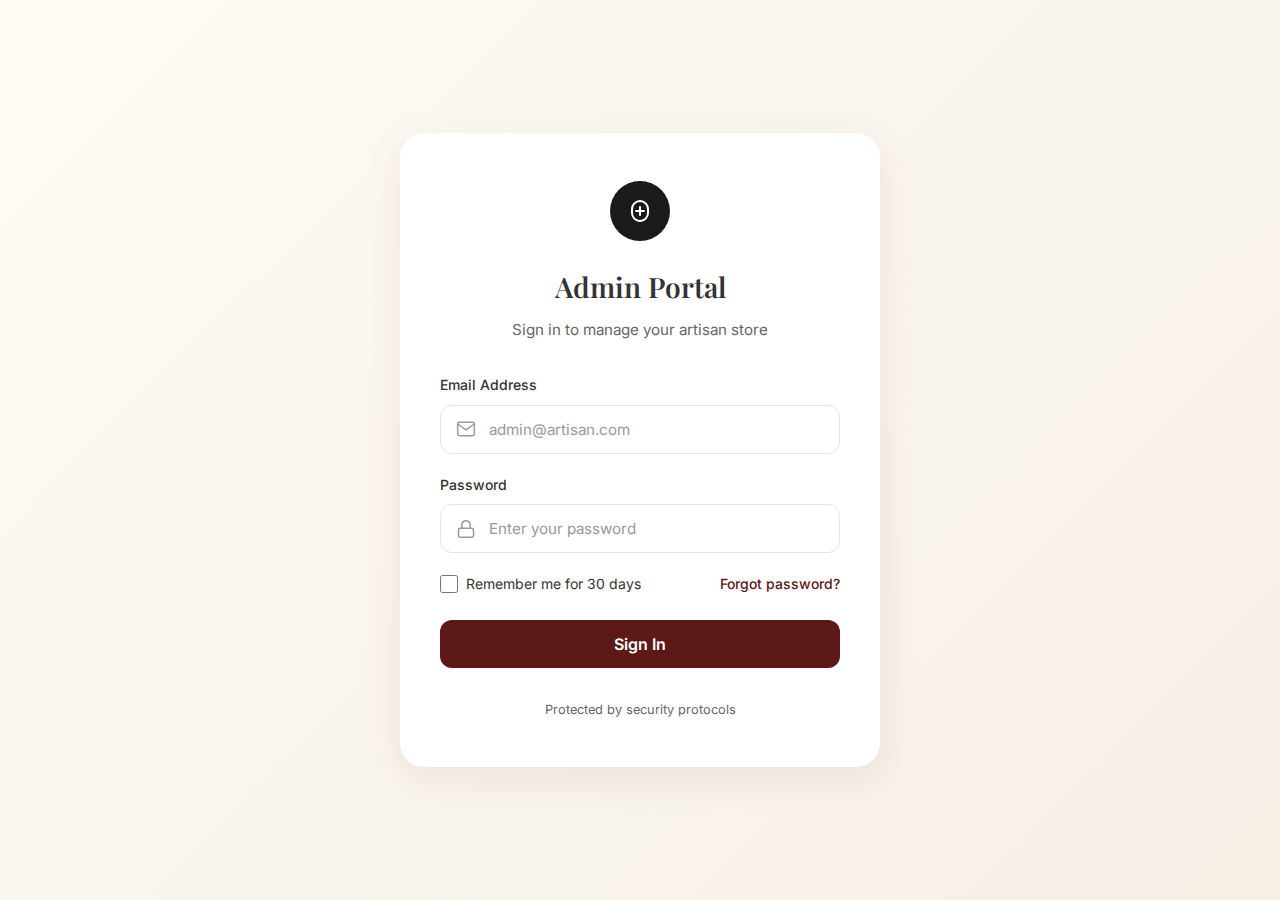
<file: artisan-login.html>
<!DOCTYPE html>
<html lang="en">

<head>
    <meta charset="UTF-8">
    <meta name="viewport" content="width=device-width, initial-scale=1.0">
    <title>Admin Portal - Artisan Hub</title>
    <meta name="description" content="Sign in to manage your artisan store">

    <!-- Fonts -->
    <link rel="preconnect" href="https://fonts.googleapis.com">
    <link rel="preconnect" href="https://fonts.gstatic.com" crossorigin>
    <link
        href="https://fonts.googleapis.com/css2?family=Inter:wght@300;400;500;600;700&family=Playfair+Display:ital,wght@0,400;0,600;0,700;1,400&display=swap"
        rel="stylesheet">

    <!-- Styles -->
    <link rel="stylesheet" href="css/styles.css">
    <link rel="stylesheet" href="css/login.css">
</head>

<body class="auth-page">
    <div class="auth-container">
        <div class="auth-card">
            <!-- Logo/Icon -->
            <div class="auth-icon">
                <svg width="60" height="60" viewBox="0 0 60 60" fill="none" xmlns="http://www.w3.org/2000/svg">
                    <circle cx="30" cy="30" r="30" fill="#1a1a1a" />
                    <path
                        d="M30 20C25.5817 20 22 23.5817 22 28V32C22 36.4183 25.5817 40 30 40C34.4183 40 38 36.4183 38 32V28C38 23.5817 34.4183 20 30 20Z"
                        stroke="white" stroke-width="2" stroke-linecap="round" stroke-linejoin="round" />
                    <path d="M30 26V34" stroke="white" stroke-width="2" stroke-linecap="round"
                        stroke-linejoin="round" />
                    <path d="M26 30H34" stroke="white" stroke-width="2" stroke-linecap="round"
                        stroke-linejoin="round" />
                </svg>
            </div>

            <!-- Welcome Text -->
            <h1 class="auth-title">Admin Portal</h1>
            <p class="auth-subtitle">Sign in to manage your artisan store</p>

            <!-- Login Form -->
            <form class="auth-form" id="adminLoginForm">
                <div class="form-group">
                    <label for="email" class="form-label">Email Address</label>
                    <div class="input-wrapper">
                        <svg class="input-icon" width="20" height="20" viewBox="0 0 20 20" fill="none"
                            xmlns="http://www.w3.org/2000/svg">
                            <path
                                d="M3.33333 3.33334H16.6667C17.5833 3.33334 18.3333 4.08334 18.3333 5.00001V15C18.3333 15.9167 17.5833 16.6667 16.6667 16.6667H3.33333C2.41667 16.6667 1.66667 15.9167 1.66667 15V5.00001C1.66667 4.08334 2.41667 3.33334 3.33333 3.33334Z"
                                stroke="#999" stroke-width="1.5" stroke-linecap="round" stroke-linejoin="round" />
                            <path d="M18.3333 5L10 10.8333L1.66667 5" stroke="#999" stroke-width="1.5"
                                stroke-linecap="round" stroke-linejoin="round" />
                        </svg>
                        <input type="email" id="email" class="form-input" placeholder="admin@artisan.com" required>
                    </div>
                </div>

                <div class="form-group">
                    <label for="password" class="form-label">Password</label>
                    <div class="input-wrapper">
                        <svg class="input-icon" width="20" height="20" viewBox="0 0 20 20" fill="none"
                            xmlns="http://www.w3.org/2000/svg">
                            <path
                                d="M15.8333 9.16667H4.16667C3.24619 9.16667 2.5 9.91286 2.5 10.8333V16.6667C2.5 17.5871 3.24619 18.3333 4.16667 18.3333H15.8333C16.7538 18.3333 17.5 17.5871 17.5 16.6667V10.8333C17.5 9.91286 16.7538 9.16667 15.8333 9.16667Z"
                                stroke="#999" stroke-width="1.5" stroke-linecap="round" stroke-linejoin="round" />
                            <path
                                d="M5.83333 9.16667V5.83333C5.83333 4.72826 6.27232 3.66846 7.05372 2.88706C7.83512 2.10565 8.89493 1.66667 10 1.66667C11.1051 1.66667 12.1649 2.10565 12.9463 2.88706C13.7277 3.66846 14.1667 4.72826 14.1667 5.83333V9.16667"
                                stroke="#999" stroke-width="1.5" stroke-linecap="round" stroke-linejoin="round" />
                        </svg>
                        <input type="password" id="password" class="form-input" placeholder="Enter your password"
                            required>
                    </div>
                </div>

                <div class="form-options">
                    <label class="checkbox-label">
                        <input type="checkbox" id="remember">
                        <span class="checkbox-text">Remember me for 30 days</span>
                    </label>
                    <a href="#" class="forgot-link">Forgot password?</a>
                </div>

                <button type="submit" class="submit-btn">Sign In</button>
            </form>

            <!-- Security Notice -->
            <p class="auth-terms" style="margin-top: 2rem;">
                Protected by security protocols
            </p>
        </div>
    </div>

    <script src="js/artisan-login.js"></script>
</body>

</html>
</file>
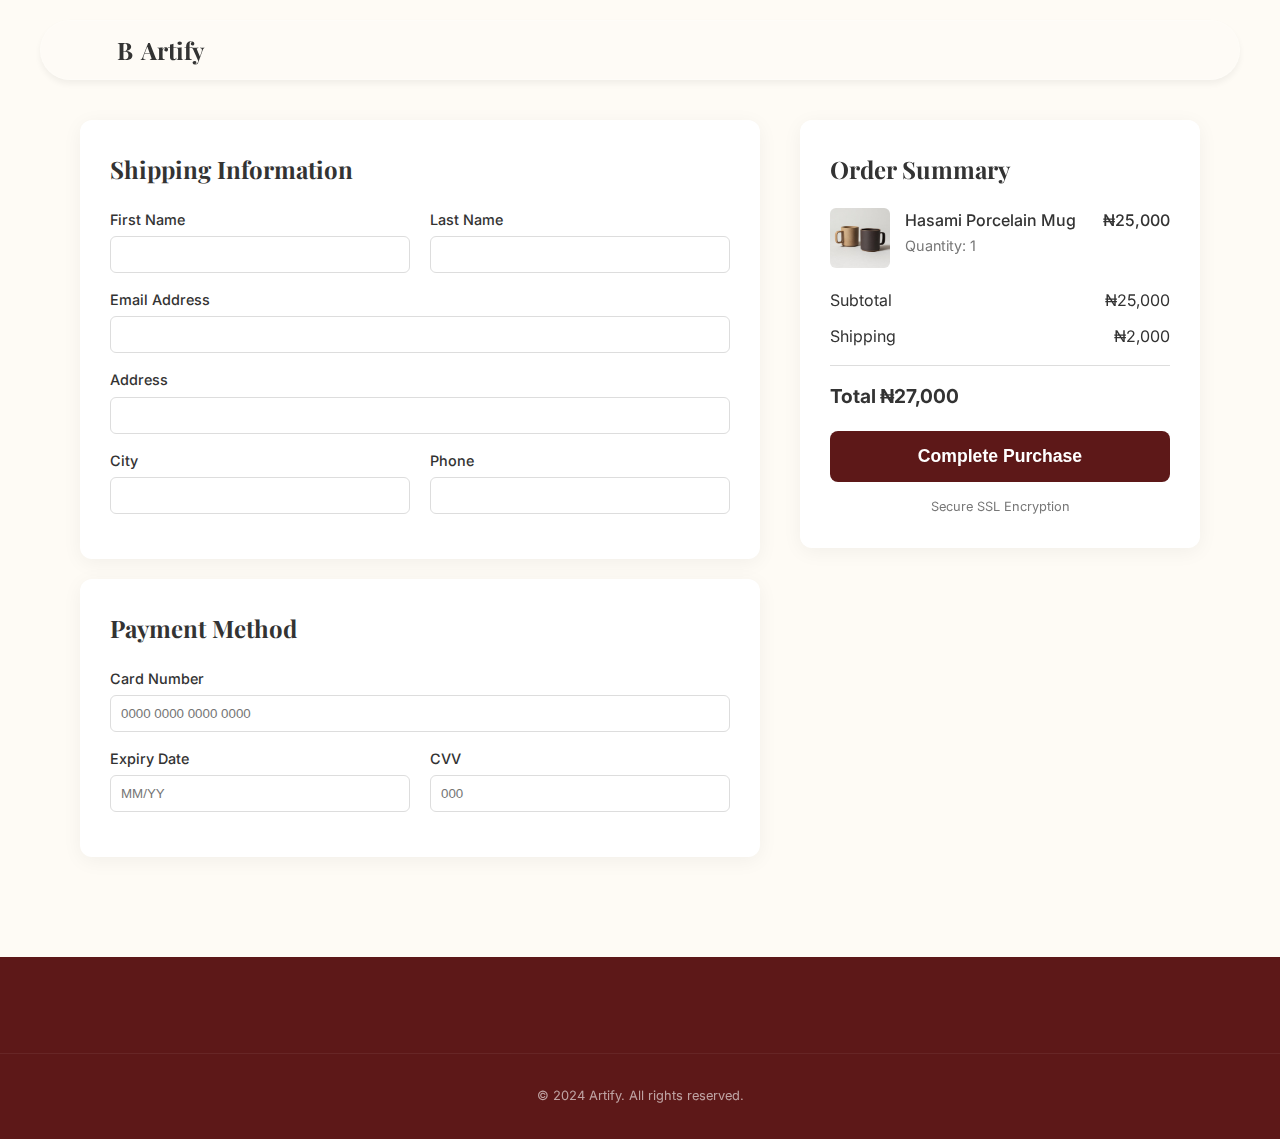
<file: checkout.html>
<!DOCTYPE html>
<html lang="en">

<head>
    <meta charset="UTF-8">
    <meta name="viewport" content="width=device-width, initial-scale=1.0">
    <title>Checkout - Artify</title>
    <link rel="preconnect" href="https://fonts.googleapis.com">
    <link rel="preconnect" href="https://fonts.gstatic.com" crossorigin>
    <link
        href="https://fonts.googleapis.com/css2?family=Inter:wght@400;500;600&family=Playfair+Display:ital,wght@0,400;0,600;0,700;1,400&display=swap"
        rel="stylesheet">
    <link rel="stylesheet" href="css/styles.css">
    <style>
        .checkout-grid {
            display: grid;
            grid-template-columns: 1fr 400px;
            gap: 40px;
            margin-top: 120px;
            margin-bottom: 80px;
        }

        .checkout-section {
            background: #fff;
            padding: 30px;
            border-radius: 12px;
            box-shadow: 0 4px 20px rgba(0, 0, 0, 0.05);
            margin-bottom: 20px;
        }

        .checkout-section h2 {
            font-family: var(--font-heading);
            margin-bottom: 20px;
            font-size: 1.5rem;
        }

        .form-row {
            display: grid;
            grid-template-columns: 1fr 1fr;
            gap: 20px;
        }

        .form-group {
            margin-bottom: 15px;
        }

        .form-label {
            display: block;
            margin-bottom: 5px;
            font-weight: 500;
            font-size: 0.9rem;
        }

        .form-input {
            width: 100%;
            padding: 10px;
            border: 1px solid #ddd;
            border-radius: 6px;
        }

        .order-summary {
            position: sticky;
            top: 100px;
        }

        .summary-item {
            display: flex;
            justify-content: space-between;
            margin-bottom: 10px;
        }

        .summary-total {
            border-top: 1px solid #ddd;
            margin-top: 15px;
            padding-top: 15px;
            font-weight: 700;
            font-size: 1.2rem;
        }

        .place-order-btn {
            width: 100%;
            background: var(--primary-color);
            color: #fff;
            padding: 15px;
            border: none;
            border-radius: 8px;
            font-weight: 600;
            font-size: 1.1rem;
            cursor: pointer;
            margin-top: 20px;
            transition: background 0.3s;
        }

        .place-order-btn:hover {
            background: var(--primary-dark);
        }

        .product-mini {
            display: flex;
            gap: 15px;
            margin-bottom: 15px;
        }

        .product-mini img {
            width: 60px;
            height: 60px;
            object-fit: cover;
            border-radius: 6px;
        }
    </style>
</head>

<body>
    <header class="header">
        <div class="container header-container">
            <a href="index.html" class="logo">
                <span class="logo-b">B</span> Artify
            </a>
        </div>
    </header>

    <main class="container">
        <form id="checkoutForm" class="checkout-grid">
            <div class="checkout-left">
                <div class="checkout-section">
                    <h2>Shipping Information</h2>
                    <div class="form-row">
                        <div class="form-group">
                            <label class="form-label">First Name</label>
                            <input type="text" id="firstName" class="form-input" required>
                        </div>
                        <div class="form-group">
                            <label class="form-label">Last Name</label>
                            <input type="text" id="lastName" class="form-input" required>
                        </div>
                    </div>
                    <div class="form-group">
                        <label class="form-label">Email Address</label>
                        <input type="email" id="email" class="form-input" required>
                    </div>
                    <div class="form-group">
                        <label class="form-label">Address</label>
                        <input type="text" id="address" class="form-input" required>
                    </div>
                    <div class="form-row">
                        <div class="form-group">
                            <label class="form-label">City</label>
                            <input type="text" id="city" class="form-input" required>
                        </div>
                        <div class="form-group">
                            <label class="form-label">Phone</label>
                            <input type="tel" id="phone" class="form-input" required>
                        </div>
                    </div>
                </div>

                <div class="checkout-section">
                    <h2>Payment Method</h2>
                    <div class="form-group">
                        <label class="form-label">Card Number</label>
                        <input type="text" class="form-input" placeholder="0000 0000 0000 0000" id="cardNumber">
                    </div>
                    <div class="form-row">
                        <div class="form-group">
                            <label class="form-label">Expiry Date</label>
                            <input type="text" class="form-input" placeholder="MM/YY">
                        </div>
                        <div class="form-group">
                            <label class="form-label">CVV</label>
                            <input type="text" class="form-input" placeholder="000">
                        </div>
                    </div>
                </div>
            </div>

            <div class="checkout-right">
                <div class="checkout-section order-summary">
                    <h2>Order Summary</h2>
                    <div id="checkoutItems">
                        <!-- Loaded dynamically or static for demo -->
                        <div class="product-mini">
                            <img src="assets/image/product_img/hasami_porcelain_mug.jpeg" alt="Product">
                            <div>
                                <p style="font-weight: 500;">Hasami Porcelain Mug</p>
                                <p style="font-size: 0.9rem; color: #777;">Quantity: 1</p>
                            </div>
                            <p style="margin-left: auto; font-weight: 500;">₦25,000</p>
                        </div>
                    </div>

                    <div class="summary-item" style="margin-top: 20px;">
                        <span>Subtotal</span>
                        <span id="subtotal">₦25,000</span>
                    </div>
                    <div class="summary-item">
                        <span>Shipping</span>
                        <span>₦2,000</span>
                    </div>
                    <div class="summary-total">
                        <span>Total</span>
                        <span id="grandTotal">₦27,000</span>
                    </div>

                    <button type="submit" class="place-order-btn">Complete Purchase</button>
                    <p style="text-align: center; margin-top: 15px; font-size: 0.8rem; color: #777;">
                        Secure SSL Encryption
                    </p>
                </div>
            </div>
        </form>
    </main>

    <footer class="footer">
        <div class="footer-bottom">
            <p>&copy; 2024 Artify. All rights reserved.</p>
        </div>
    </footer>

    <script src="js/n8n-webhooks.js"></script>
    <script>
        document.addEventListener('DOMContentLoaded', () => {
            // Fill from session if available
            const userName = sessionStorage.getItem('userName');
            const userEmail = sessionStorage.getItem('userEmail');
            if (userName) {
                const names = userName.split(' ');
                document.getElementById('firstName').value = names[0] || '';
                document.getElementById('lastName').value = names.slice(1).join(' ') || '';
            }
            if (userEmail) document.getElementById('email').value = userEmail;

            const checkoutForm = document.getElementById('checkoutForm');
            if (checkoutForm) {
                checkoutForm.addEventListener('submit', async (e) => {
                    e.preventDefault();

                    const orderNumber = 'ORD-' + Math.floor(100000 + Math.random() * 900000);
                    const email = document.getElementById('email').value;
                    const name = document.getElementById('firstName').value + ' ' + document.getElementById('lastName').value;

                    if (typeof N8NWebhookHandler !== 'undefined') {
                        const n8n = new N8NWebhookHandler();

                        // 1. Trigger Payment Confirmation (Simulated)
                        console.log('Confirming payment...');
                        await n8n.triggerPaymentConfirmation({
                            paymentId: Math.floor(Math.random() * 10000),
                            orderId: 101,
                            orderNumber: orderNumber,
                            amount: 27000,
                            paymentMethod: 'credit_card',
                            transactionId: 'TXN_' + Date.now(),
                            customerEmail: email,
                            customerName: name
                        });

                        // 2. Trigger Order Placed
                        console.log('Placing order...');
                        await n8n.triggerOrderPlaced({
                            orderId: 101,
                            orderNumber: orderNumber,
                            customerEmail: email,
                            customerName: name,
                            customerPhone: document.getElementById('phone').value,
                            artisanEmail: 'artisan@example.com',
                            artisanName: 'Maria Anders',
                            shopName: 'Maria Crafts',
                            items: [{ title: 'Hasami Porcelain Mug', quantity: 1, price: 25000 }],
                            totalAmount: 27000,
                            shippingAddress: document.getElementById('address').value + ', ' + document.getElementById('city').value,
                            paymentMethod: 'credit_card'
                        });

                        // 3. Trigger Inventory Update (Stock -1)
                        await n8n.triggerInventoryUpdate({
                            productId: 'hasami_mug',
                            title: 'Hasami Porcelain Mug',
                            previousStock: 10,
                            newStock: 9,
                            changeType: 'sale',
                            artisanEmail: 'artisan@example.com'
                        });

                        // 4. Check for Low Stock (Trigger alert if needed)
                        if (9 <= 5) { // Assuming threshold is 5
                            await n8n.triggerLowStockAlert({
                                productId: 'hasami_mug',
                                title: 'Hasami Porcelain Mug',
                                currentStock: 9,
                                threshold: 5,
                                artisanEmail: 'artisan@example.com',
                                artisanName: 'Maria Anders'
                            });
                        }

                        alert('Success! Your order ' + orderNumber + ' has been placed. Check your email for confirmation.');
                        window.location.href = 'index.html';
                    }
                });
            }
        });
    </script>
</body>

</html>
</file>
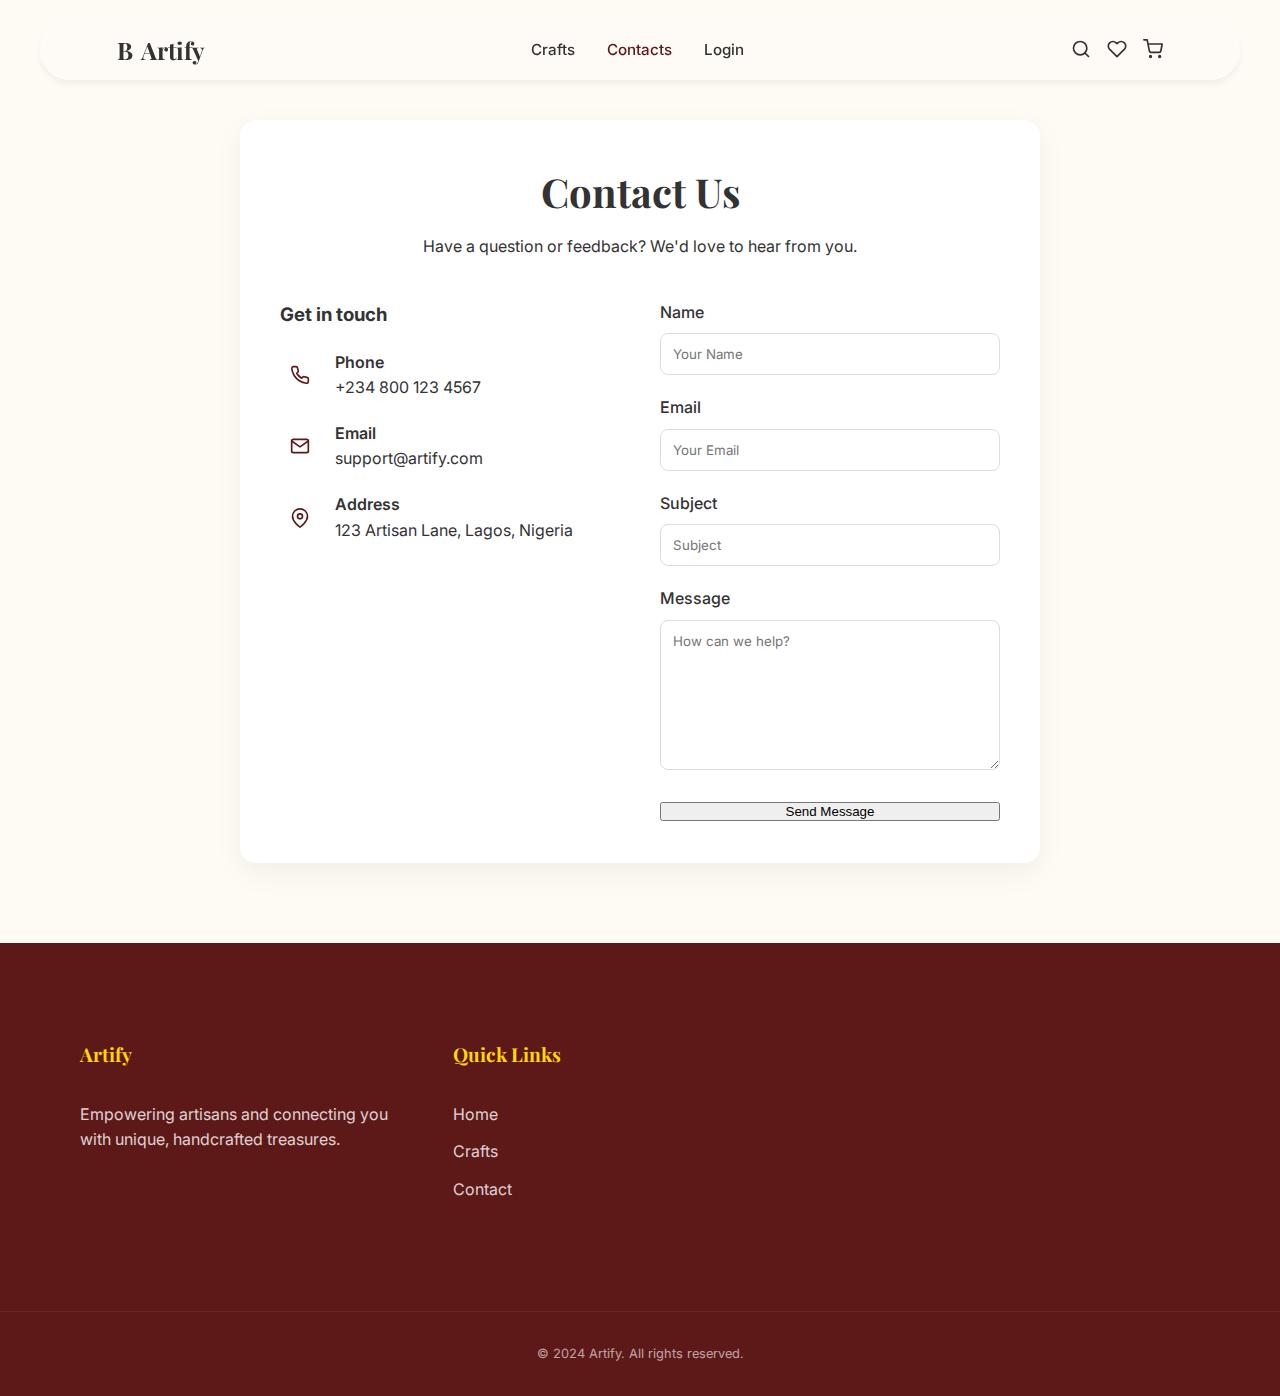
<file: contact.html>
<!DOCTYPE html>
<html lang="en">

<head>
    <meta charset="UTF-8">
    <meta name="viewport" content="width=device-width, initial-scale=1.0">
    <title>Contact Us - Artify</title>
    <link rel="preconnect" href="https://fonts.googleapis.com">
    <link rel="preconnect" href="https://fonts.gstatic.com" crossorigin>
    <link
        href="https://fonts.googleapis.com/css2?family=Inter:wght@400;500;600&family=Playfair+Display:ital,wght@0,400;0,600;0,700;1,400&display=swap"
        rel="stylesheet">
    <link rel="stylesheet" href="css/styles.css">
    <link rel="stylesheet" href="css/login-modal.css">
    <style>
        .contact-container {
            max-width: 800px;
            margin: 120px auto 80px;
            padding: 40px;
            background: #fff;
            border-radius: 16px;
            box-shadow: 0 10px 30px rgba(0, 0, 0, 0.05);
        }

        .contact-header {
            text-align: center;
            margin-bottom: 40px;
        }

        .contact-header h1 {
            font-family: var(--font-heading);
            font-size: 2.5rem;
            margin-bottom: 10px;
        }

        .contact-grid {
            display: grid;
            grid-template-columns: 1fr 1fr;
            gap: 40px;
        }

        .form-group {
            margin-bottom: 20px;
        }

        .form-label {
            display: block;
            margin-bottom: 8px;
            font-weight: 500;
        }

        .form-input,
        .form-textarea {
            width: 100%;
            padding: 12px;
            border: 1px solid #ddd;
            border-radius: 8px;
            font-family: inherit;
        }

        .form-textarea {
            min-height: 150px;
            resize: vertical;
        }

        .contact-info-item {
            display: flex;
            align-items: center;
            gap: 15px;
            margin-bottom: 20px;
        }

        .contact-info-icon {
            width: 40px;
            height: 40px;
            background: var(--primary-color-light);
            color: var(--primary-color);
            display: flex;
            align-items: center;
            justify-content: center;
            border-radius: 50%;
        }

        @media (max-width: 768px) {
            .contact-grid {
                grid-template-columns: 1fr;
            }
        }
    </style>
</head>

<body>
    <!-- Navbar (Simplified from index.html) -->
    <header class="header">
        <div class="container header-container">
            <a href="index.html" class="logo">
                <span class="logo-b">B</span> Artify
            </a>
            <nav class="nav">
                <a href="index.html#crafts" class="nav-link">Crafts</a>
                <a href="contact.html" class="nav-link active">Contacts</a>
                <a href="#" class="nav-link" id="loginLink">Login</a>
            </nav>
            <div class="header-actions">
                <button class="icon-btn" aria-label="Search">
                    <svg xmlns="http://www.w3.org/2000/svg" width="20" height="20" viewBox="0 0 24 24" fill="none"
                        stroke="currentColor" stroke-width="2" stroke-linecap="round" stroke-linejoin="round">
                        <circle cx="11" cy="11" r="8"></circle>
                        <line x1="21" y1="21" x2="16.65" y2="16.65"></line>
                    </svg>
                </button>
                <button class="icon-btn" aria-label="Wishlist">
                    <svg xmlns="http://www.w3.org/2000/svg" width="20" height="20" viewBox="0 0 24 24" fill="none"
                        stroke="currentColor" stroke-width="2" stroke-linecap="round" stroke-linejoin="round">
                        <path
                            d="M20.84 4.61a5.5 5.5 0 0 0-7.78 0L12 5.67l-1.06-1.06a5.5 5.5 0 0 0-7.78 7.78l1.06 1.06L12 21.23l7.78-7.78 1.06-1.06a5.5 5.5 0 0 0 0-7.78z">
                        </path>
                    </svg>
                </button>
                <button class="icon-btn" aria-label="Cart">
                    <svg xmlns="http://www.w3.org/2000/svg" width="20" height="20" viewBox="0 0 24 24" fill="none"
                        stroke="currentColor" stroke-width="2" stroke-linecap="round" stroke-linejoin="round">
                        <circle cx="9" cy="21" r="1"></circle>
                        <circle cx="20" cy="21" r="1"></circle>
                        <path d="M1 1h4l2.68 13.39a2 2 0 0 0 2 1.61h9.72a2 2 0 0 0 2-1.61L23 6H6"></path>
                    </svg>
                </button>
            </div>
        </div>
    </header>

    <main class="container">
        <div class="contact-container">
            <div class="contact-header">
                <h1>Contact Us</h1>
                <p>Have a question or feedback? We'd love to hear from you.</p>
            </div>

            <div class="contact-grid">
                <div class="contact-info">
                    <h3 style="margin-bottom: 20px;">Get in touch</h3>
                    <div class="contact-info-item">
                        <div class="contact-info-icon">
                            <svg xmlns="http://www.w3.org/2000/svg" width="20" height="20" viewBox="0 0 24 24"
                                fill="none" stroke="currentColor" stroke-width="2" stroke-linecap="round"
                                stroke-linejoin="round">
                                <path
                                    d="M22 16.92v3a2 2 0 0 1-2.18 2 19.79 19.79 0 0 1-8.63-3.07 19.5 19.5 0 0 1-6-6 19.79 19.79 0 0 1-3.07-8.67A2 2 0 0 1 4.11 2h3a2 2 0 0 1 2 1.72 12.84 12.84 0 0 0 .7 2.81 2 2 0 0 1-.45 2.11L8.09 9.91a16 16 0 0 0 6 6l1.27-1.27a2 2 0 0 1 2.11-.45 12.84 12.84 0 0 0 2.81.7A2 2 0 0 1 22 16.92z">
                                </path>
                            </svg>
                        </div>
                        <div>
                            <p style="font-weight: 600;">Phone</p>
                            <p>+234 800 123 4567</p>
                        </div>
                    </div>
                    <div class="contact-info-item">
                        <div class="contact-info-icon">
                            <svg xmlns="http://www.w3.org/2000/svg" width="20" height="20" viewBox="0 0 24 24"
                                fill="none" stroke="currentColor" stroke-width="2" stroke-linecap="round"
                                stroke-linejoin="round">
                                <path d="M4 4h16c1.1 0 2 .9 2 2v12c0 1.1-.9 2-2 2H4c-1.1 0-2-.9-2-2V6c0-1.1.9-2 2-2z">
                                </path>
                                <polyline points="22,6 12,13 2,6"></polyline>
                            </svg>
                        </div>
                        <div>
                            <p style="font-weight: 600;">Email</p>
                            <p>support@artify.com</p>
                        </div>
                    </div>
                    <div class="contact-info-item">
                        <div class="contact-info-icon">
                            <svg xmlns="http://www.w3.org/2000/svg" width="20" height="20" viewBox="0 0 24 24"
                                fill="none" stroke="currentColor" stroke-width="2" stroke-linecap="round"
                                stroke-linejoin="round">
                                <path d="M21 10c0 7-9 13-9 13s-9-6-9-13a9 9 0 0 1 18 0z"></path>
                                <circle cx="12" cy="10" r="3"></circle>
                            </svg>
                        </div>
                        <div>
                            <p style="font-weight: 600;">Address</p>
                            <p>123 Artisan Lane, Lagos, Nigeria</p>
                        </div>
                    </div>
                </div>

                <div class="contact-form-wrapper">
                    <form id="contactForm">
                        <div class="form-group">
                            <label for="userName" class="form-label">Name</label>
                            <input type="text" id="userName" class="form-input" placeholder="Your Name" required>
                        </div>
                        <div class="form-group">
                            <label for="userEmail" class="form-label">Email</label>
                            <input type="email" id="userEmail" class="form-input" placeholder="Your Email" required>
                        </div>
                        <div class="form-group">
                            <label for="subject" class="form-label">Subject</label>
                            <input type="text" id="subject" class="form-input" placeholder="Subject" required>
                        </div>
                        <div class="form-group">
                            <label for="message" class="form-label">Message</label>
                            <textarea id="message" class="form-textarea" placeholder="How can we help?"
                                required></textarea>
                        </div>
                        <button type="submit" class="submit-btn" style="width: 100%;">Send Message</button>
                    </form>
                </div>
            </div>
        </div>
    </main>

    <!-- Footer (Simplified) -->
    <footer class="footer">
        <div class="container footer-content">
            <div class="footer-col" style="flex: 2;">
                <h4 class="footer-title">Artify</h4>
                <p>Empowering artisans and connecting you with unique, handcrafted treasures.</p>
            </div>
            <div class="footer-col">
                <h4 class="footer-title">Quick Links</h4>
                <ul class="footer-list">
                    <li><a href="index.html">Home</a></li>
                    <li><a href="index.html#crafts">Crafts</a></li>
                    <li><a href="contact.html">Contact</a></li>
                </ul>
            </div>
        </div>
        <div class="footer-bottom">
            <p>&copy; 2024 Artify. All rights reserved.</p>
        </div>
    </footer>

    <!-- Login Modal -->
    <div class="login-modal-overlay" id="loginModal">
        <div class="login-modal">
            <button class="modal-close" id="closeModal">&times;</button>

            <div class="modal-header">
                <div class="modal-icon">
                    <svg xmlns="http://www.w3.org/2000/svg" viewBox="0 0 24 24" fill="none" stroke="currentColor"
                        stroke-width="2">
                        <path d="M20 21v-2a4 4 0 0 0-4-4H8a4 4 0 0 0-4 4v2"></path>
                        <circle cx="12" cy="7" r="4"></circle>
                    </svg>
                </div>
                <h2>Welcome to Artify</h2>
                <p>Choose how you'd like to continue</p>
            </div>

            <div class="login-options">
                <!-- Customer Login -->
                <button class="login-option-btn" onclick="window.location.href='login.html'">
                    <div class="option-icon customer">
                        <svg xmlns="http://www.w3.org/2000/svg" viewBox="0 0 24 24" fill="none" stroke="currentColor"
                            stroke-width="2">
                            <circle cx="9" cy="21" r="1"></circle>
                            <circle cx="20" cy="21" r="1"></circle>
                            <path d="M1 1h4l2.68 13.39a2 2 0 0 0 2 1.61h9.72a2 2 0 0 0 2-1.61L23 6H6"></path>
                        </svg>
                    </div>
                    <div class="option-content">
                        <h3>Customer Login</h3>
                        <p>Browse and purchase unique handcrafted items</p>
                    </div>
                    <div class="option-arrow">
                        <svg width="20" height="20" viewBox="0 0 24 24" fill="none" stroke="currentColor"
                            stroke-width="2">
                            <polyline points="9 18 15 12 9 6"></polyline>
                        </svg>
                    </div>
                </button>

                <!-- Artisan Login -->
                <button class="login-option-btn" onclick="window.location.href='artisan-login.html'">
                    <div class="option-icon artisan">
                        <svg xmlns="http://www.w3.org/2000/svg" viewBox="0 0 24 24" fill="none" stroke="currentColor"
                            stroke-width="2">
                            <path d="M12 2L2 7l10 5 10-5-10-5z"></path>
                            <path d="M2 17l10 5 10-5"></path>
                            <path d="M2 12l10 5 10-5"></path>
                        </svg>
                    </div>
                    <div class="option-content">
                        <h3>Artisan Login</h3>
                        <p>Manage your shop, products, and connect with customers</p>
                    </div>
                    <div class="option-arrow">
                        <svg width="20" height="20" viewBox="0 0 24 24" fill="none" stroke="currentColor"
                            stroke-width="2">
                            <polyline points="9 18 15 12 9 6"></polyline>
                        </svg>
                    </div>
                </button>
            </div>
        </div>
    </div>

    <script src="js/n8n-webhooks.js"></script>
    <script src="js/script.js"></script>
    <script src="js/login-modal.js"></script>
    <script>
        document.addEventListener('DOMContentLoaded', () => {
            const contactForm = document.getElementById('contactForm');
            if (contactForm) {
                contactForm.addEventListener('submit', async (e) => {
                    e.preventDefault();

                    const name = document.getElementById('userName').value;
                    const email = document.getElementById('userEmail').value;
                    const subject = document.getElementById('subject').value;
                    const message = document.getElementById('message').value;

                    if (typeof N8NWebhookHandler !== 'undefined') {
                        const n8n = new N8NWebhookHandler();
                        await n8n.triggerSupportTicket({
                            ticketId: Math.floor(Math.random() * 10000),
                            ticketNumber: 'TKT-' + Math.floor(1000 + Math.random() * 9000),
                            userEmail: email,
                            userName: name,
                            subject: subject,
                            message: message,
                            priority: 'medium'
                        });
                        alert('Message sent! Support ticket created, we will get back to you soon.');
                        contactForm.reset();
                    }
                });
            }

            // Auto-fill if logged in
            const userName = sessionStorage.getItem('userName');
            const userEmail = sessionStorage.getItem('userEmail');
            if (userName) document.getElementById('userName').value = userName;
            if (userEmail) document.getElementById('userEmail').value = userEmail;
        });
    </script>
</body>

</html>
</file>
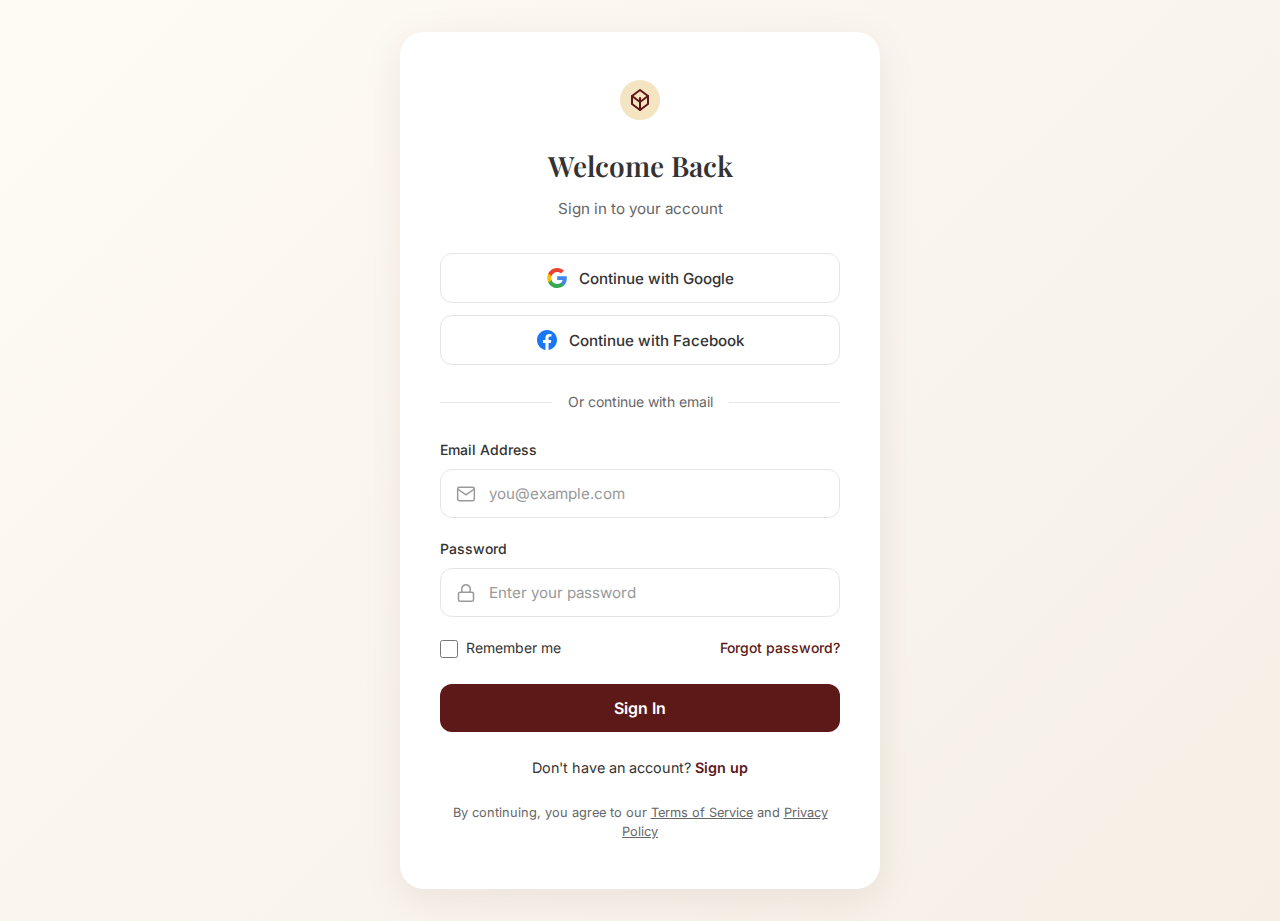
<file: login.html>
<!DOCTYPE html>
<html lang="en">

<head>
    <meta charset="UTF-8">
    <meta name="viewport" content="width=device-width, initial-scale=1.0">
    <title>Sign In - Artisan Marketplace</title>
    <meta name="description"
        content="Sign in to your Artisan Marketplace account to discover unique handcrafted products from local artisans.">

    <!-- Fonts -->
    <link rel="preconnect" href="https://fonts.googleapis.com">
    <link rel="preconnect" href="https://fonts.gstatic.com" crossorigin>
    <link
        href="https://fonts.googleapis.com/css2?family=Inter:wght@300;400;500;600;700&family=Playfair+Display:ital,wght@0,400;0,600;0,700;1,400&display=swap"
        rel="stylesheet">

    <!-- Styles -->
    <link rel="stylesheet" href="css/styles.css">
    <link rel="stylesheet" href="css/login.css">
</head>

<body class="auth-page">
    <div class="auth-container">
        <div class="auth-card">
            <!-- Logo/Icon -->
            <div class="auth-icon">
                <svg width="40" height="40" viewBox="0 0 40 40" fill="none" xmlns="http://www.w3.org/2000/svg">
                    <rect width="40" height="40" rx="20" fill="#F4E4C1" />
                    <path d="M20 10L12 16V24L20 30L28 24V16L20 10Z" stroke="#5D1818" stroke-width="2"
                        stroke-linecap="round" stroke-linejoin="round" />
                    <path d="M20 18V30" stroke="#5D1818" stroke-width="2" stroke-linecap="round"
                        stroke-linejoin="round" />
                    <path d="M12 16L20 22L28 16" stroke="#5D1818" stroke-width="2" stroke-linecap="round"
                        stroke-linejoin="round" />
                </svg>
            </div>

            <!-- Welcome Text -->
            <h1 class="auth-title">Welcome Back</h1>
            <p class="auth-subtitle">Sign in to your account</p>

            <!-- Social Login Buttons -->
            <div class="social-login">
                <button class="social-btn google-btn">
                    <svg width="20" height="20" viewBox="0 0 20 20" fill="none" xmlns="http://www.w3.org/2000/svg">
                        <path
                            d="M19.8055 10.2292C19.8055 9.55056 19.7501 8.86667 19.6306 8.19861H10.2V12.0492H15.6014C15.3773 13.2911 14.6571 14.3898 13.6025 15.0875V17.5866H16.825C18.7173 15.8449 19.8055 13.2728 19.8055 10.2292Z"
                            fill="#4285F4" />
                        <path
                            d="M10.2 20C12.9 20 15.1709 19.1045 16.8295 17.5866L13.607 15.0875C12.7027 15.6975 11.5509 16.0433 10.2045 16.0433C7.59364 16.0433 5.38091 14.2833 4.58636 11.9167H1.26364V14.4921C2.96091 17.8683 6.41909 20 10.2 20Z"
                            fill="#34A853" />
                        <path
                            d="M4.58182 11.9167C4.16545 10.6747 4.16545 9.33008 4.58182 8.08811V5.5127H1.26364C-0.154545 8.33775 -0.154545 11.6673 1.26364 14.4923L4.58182 11.9167Z"
                            fill="#FBBC04" />
                        <path
                            d="M10.2 3.95671C11.6245 3.93444 13.0027 4.47231 14.0436 5.45671L16.8909 2.60444C15.0827 0.904437 12.6827 -0.0319077 10.2 0.000314635C6.41909 0.000314635 2.96091 2.13176 1.26364 5.51267L4.58182 8.08808C5.37182 5.71671 7.58909 3.95671 10.2 3.95671Z"
                            fill="#EA4335" />
                    </svg>
                    Continue with Google
                </button>

                <button class="social-btn facebook-btn">
                    <svg width="20" height="20" viewBox="0 0 20 20" fill="none" xmlns="http://www.w3.org/2000/svg">
                        <path
                            d="M20 10C20 4.47715 15.5229 0 10 0C4.47715 0 0 4.47715 0 10C0 14.9912 3.65684 19.1283 8.4375 19.8785V12.8906H5.89844V10H8.4375V7.79688C8.4375 5.29063 9.93047 3.90625 12.2146 3.90625C13.3084 3.90625 14.4531 4.10156 14.4531 4.10156V6.5625H13.1922C11.95 6.5625 11.5625 7.3334 11.5625 8.125V10H14.3359L13.8926 12.8906H11.5625V19.8785C16.3432 19.1283 20 14.9912 20 10Z"
                            fill="#1877F2" />
                    </svg>
                    Continue with Facebook
                </button>
            </div>

            <!-- Divider -->
            <div class="divider">
                <span>Or continue with email</span>
            </div>

            <!-- Login Form -->
            <form class="auth-form" id="loginForm">
                <div class="form-group">
                    <label for="email" class="form-label">Email Address</label>
                    <div class="input-wrapper">
                        <svg class="input-icon" width="20" height="20" viewBox="0 0 20 20" fill="none"
                            xmlns="http://www.w3.org/2000/svg">
                            <path
                                d="M3.33333 3.33334H16.6667C17.5833 3.33334 18.3333 4.08334 18.3333 5.00001V15C18.3333 15.9167 17.5833 16.6667 16.6667 16.6667H3.33333C2.41667 16.6667 1.66667 15.9167 1.66667 15V5.00001C1.66667 4.08334 2.41667 3.33334 3.33333 3.33334Z"
                                stroke="#999" stroke-width="1.5" stroke-linecap="round" stroke-linejoin="round" />
                            <path d="M18.3333 5L10 10.8333L1.66667 5" stroke="#999" stroke-width="1.5"
                                stroke-linecap="round" stroke-linejoin="round" />
                        </svg>
                        <input type="email" id="email" class="form-input" placeholder="you@example.com" required>
                    </div>
                </div>

                <div class="form-group">
                    <label for="password" class="form-label">Password</label>
                    <div class="input-wrapper">
                        <svg class="input-icon" width="20" height="20" viewBox="0 0 20 20" fill="none"
                            xmlns="http://www.w3.org/2000/svg">
                            <path
                                d="M15.8333 9.16667H4.16667C3.24619 9.16667 2.5 9.91286 2.5 10.8333V16.6667C2.5 17.5871 3.24619 18.3333 4.16667 18.3333H15.8333C16.7538 18.3333 17.5 17.5871 17.5 16.6667V10.8333C17.5 9.91286 16.7538 9.16667 15.8333 9.16667Z"
                                stroke="#999" stroke-width="1.5" stroke-linecap="round" stroke-linejoin="round" />
                            <path
                                d="M5.83333 9.16667V5.83333C5.83333 4.72826 6.27232 3.66846 7.05372 2.88706C7.83512 2.10565 8.89493 1.66667 10 1.66667C11.1051 1.66667 12.1649 2.10565 12.9463 2.88706C13.7277 3.66846 14.1667 4.72826 14.1667 5.83333V9.16667"
                                stroke="#999" stroke-width="1.5" stroke-linecap="round" stroke-linejoin="round" />
                        </svg>
                        <input type="password" id="password" class="form-input" placeholder="Enter your password"
                            required>
                    </div>
                </div>

                <div class="form-options">
                    <label class="checkbox-label">
                        <input type="checkbox" id="remember">
                        <span class="checkbox-text">Remember me</span>
                    </label>
                    <a href="#" class="forgot-link">Forgot password?</a>
                </div>

                <button type="submit" class="submit-btn">Sign In</button>
            </form>

            <!-- Sign Up Link -->
            <p class="auth-footer">
                Don't have an account? <a href="signup.html" class="auth-link">Sign up</a>
            </p>

            <!-- Terms -->
            <p class="auth-terms">
                By continuing, you agree to our <a href="#">Terms of Service</a> and <a href="#">Privacy Policy</a>
            </p>
        </div>
    </div>

    <script src="js/login.js"></script>
</body>

</html>
</file>
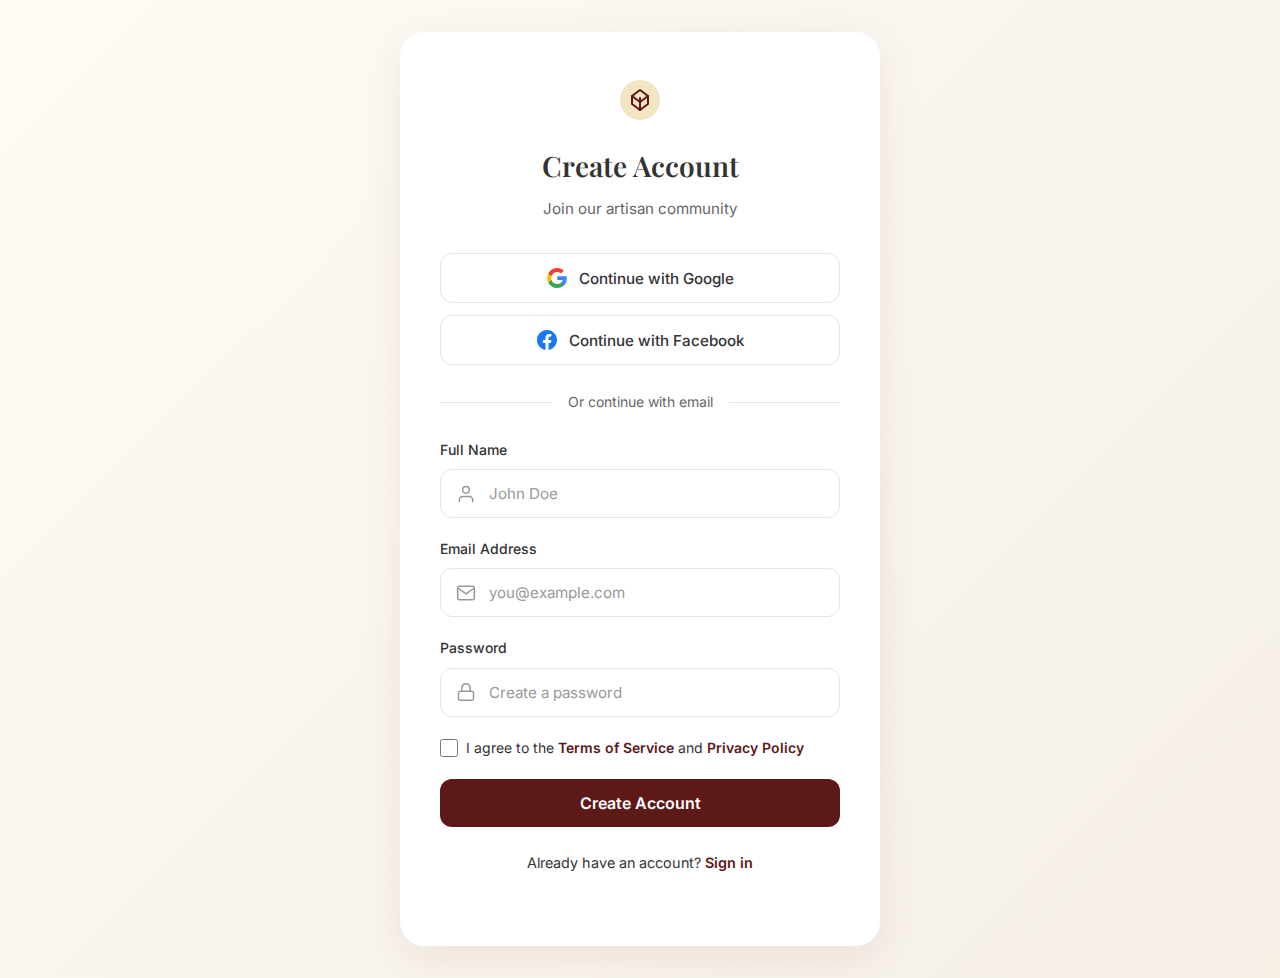
<file: signup.html>
<!DOCTYPE html>
<html lang="en">

<head>
    <meta charset="UTF-8">
    <meta name="viewport" content="width=device-width, initial-scale=1.0">
    <title>Sign Up - Artisan Marketplace</title>
    <meta name="description"
        content="Create your Artisan Marketplace account to discover unique handcrafted products from local artisans.">

    <!-- Fonts -->
    <link rel="preconnect" href="https://fonts.googleapis.com">
    <link rel="preconnect" href="https://fonts.gstatic.com" crossorigin>
    <link
        href="https://fonts.googleapis.com/css2?family=Inter:wght@300;400;500;600;700&family=Playfair+Display:ital,wght@0,400;0,600;0,700;1,400&display=swap"
        rel="stylesheet">

    <!-- Styles -->
    <link rel="stylesheet" href="css/styles.css">
    <link rel="stylesheet" href="css/login.css">
</head>

<body class="auth-page">
    <div class="auth-container">
        <div class="auth-card">
            <!-- Logo/Icon -->
            <div class="auth-icon">
                <svg width="40" height="40" viewBox="0 0 40 40" fill="none" xmlns="http://www.w3.org/2000/svg">
                    <rect width="40" height="40" rx="20" fill="#F4E4C1" />
                    <path d="M20 10L12 16V24L20 30L28 24V16L20 10Z" stroke="#5D1818" stroke-width="2"
                        stroke-linecap="round" stroke-linejoin="round" />
                    <path d="M20 18V30" stroke="#5D1818" stroke-width="2" stroke-linecap="round"
                        stroke-linejoin="round" />
                    <path d="M12 16L20 22L28 16" stroke="#5D1818" stroke-width="2" stroke-linecap="round"
                        stroke-linejoin="round" />
                </svg>
            </div>

            <!-- Welcome Text -->
            <h1 class="auth-title">Create Account</h1>
            <p class="auth-subtitle">Join our artisan community</p>

            <!-- Social Login Buttons -->
            <div class="social-login">
                <button class="social-btn google-btn">
                    <svg width="20" height="20" viewBox="0 0 20 20" fill="none" xmlns="http://www.w3.org/2000/svg">
                        <path
                            d="M19.8055 10.2292C19.8055 9.55056 19.7501 8.86667 19.6306 8.19861H10.2V12.0492H15.6014C15.3773 13.2911 14.6571 14.3898 13.6025 15.0875V17.5866H16.825C18.7173 15.8449 19.8055 13.2728 19.8055 10.2292Z"
                            fill="#4285F4" />
                        <path
                            d="M10.2 20C12.9 20 15.1709 19.1045 16.8295 17.5866L13.607 15.0875C12.7027 15.6975 11.5509 16.0433 10.2045 16.0433C7.59364 16.0433 5.38091 14.2833 4.58636 11.9167H1.26364V14.4921C2.96091 17.8683 6.41909 20 10.2 20Z"
                            fill="#34A853" />
                        <path
                            d="M4.58182 11.9167C4.16545 10.6747 4.16545 9.33008 4.58182 8.08811V5.5127H1.26364C-0.154545 8.33775 -0.154545 11.6673 1.26364 14.4923L4.58182 11.9167Z"
                            fill="#FBBC04" />
                        <path
                            d="M10.2 3.95671C11.6245 3.93444 13.0027 4.47231 14.0436 5.45671L16.8909 2.60444C15.0827 0.904437 12.6827 -0.0319077 10.2 0.000314635C6.41909 0.000314635 2.96091 2.13176 1.26364 5.51267L4.58182 8.08808C5.37182 5.71671 7.58909 3.95671 10.2 3.95671Z"
                            fill="#EA4335" />
                    </svg>
                    Continue with Google
                </button>

                <button class="social-btn facebook-btn">
                    <svg width="20" height="20" viewBox="0 0 20 20" fill="none" xmlns="http://www.w3.org/2000/svg">
                        <path
                            d="M20 10C20 4.47715 15.5229 0 10 0C4.47715 0 0 4.47715 0 10C0 14.9912 3.65684 19.1283 8.4375 19.8785V12.8906H5.89844V10H8.4375V7.79688C8.4375 5.29063 9.93047 3.90625 12.2146 3.90625C13.3084 3.90625 14.4531 4.10156 14.4531 4.10156V6.5625H13.1922C11.95 6.5625 11.5625 7.3334 11.5625 8.125V10H14.3359L13.8926 12.8906H11.5625V19.8785C16.3432 19.1283 20 14.9912 20 10Z"
                            fill="#1877F2" />
                    </svg>
                    Continue with Facebook
                </button>
            </div>

            <!-- Divider -->
            <div class="divider">
                <span>Or continue with email</span>
            </div>

            <!-- Signup Form -->
            <form class="auth-form" id="signupForm">
                <div class="form-group">
                    <label for="fullname" class="form-label">Full Name</label>
                    <div class="input-wrapper">
                        <svg class="input-icon" width="20" height="20" viewBox="0 0 20 20" fill="none"
                            xmlns="http://www.w3.org/2000/svg">
                            <path
                                d="M16.6667 17.5V15.8333C16.6667 14.9493 16.3155 14.1014 15.6904 13.4763C15.0652 12.8512 14.2174 12.5 13.3333 12.5H6.66667C5.78261 12.5 4.93477 12.8512 4.30964 13.4763C3.68452 14.1014 3.33333 14.9493 3.33333 15.8333V17.5"
                                stroke="#999" stroke-width="1.5" stroke-linecap="round" stroke-linejoin="round" />
                            <path
                                d="M10 9.16667C11.8409 9.16667 13.3333 7.67428 13.3333 5.83333C13.3333 3.99238 11.8409 2.5 10 2.5C8.15905 2.5 6.66667 3.99238 6.66667 5.83333C6.66667 7.67428 8.15905 9.16667 10 9.16667Z"
                                stroke="#999" stroke-width="1.5" stroke-linecap="round" stroke-linejoin="round" />
                        </svg>
                        <input type="text" id="fullname" class="form-input" placeholder="John Doe" required>
                    </div>
                </div>

                <div class="form-group">
                    <label for="email" class="form-label">Email Address</label>
                    <div class="input-wrapper">
                        <svg class="input-icon" width="20" height="20" viewBox="0 0 20 20" fill="none"
                            xmlns="http://www.w3.org/2000/svg">
                            <path
                                d="M3.33333 3.33334H16.6667C17.5833 3.33334 18.3333 4.08334 18.3333 5.00001V15C18.3333 15.9167 17.5833 16.6667 16.6667 16.6667H3.33333C2.41667 16.6667 1.66667 15.9167 1.66667 15V5.00001C1.66667 4.08334 2.41667 3.33334 3.33333 3.33334Z"
                                stroke="#999" stroke-width="1.5" stroke-linecap="round" stroke-linejoin="round" />
                            <path d="M18.3333 5L10 10.8333L1.66667 5" stroke="#999" stroke-width="1.5"
                                stroke-linecap="round" stroke-linejoin="round" />
                        </svg>
                        <input type="email" id="email" class="form-input" placeholder="you@example.com" required>
                    </div>
                </div>

                <div class="form-group">
                    <label for="password" class="form-label">Password</label>
                    <div class="input-wrapper">
                        <svg class="input-icon" width="20" height="20" viewBox="0 0 20 20" fill="none"
                            xmlns="http://www.w3.org/2000/svg">
                            <path
                                d="M15.8333 9.16667H4.16667C3.24619 9.16667 2.5 9.91286 2.5 10.8333V16.6667C2.5 17.5871 3.24619 18.3333 4.16667 18.3333H15.8333C16.7538 18.3333 17.5 17.5871 17.5 16.6667V10.8333C17.5 9.91286 16.7538 9.16667 15.8333 9.16667Z"
                                stroke="#999" stroke-width="1.5" stroke-linecap="round" stroke-linejoin="round" />
                            <path
                                d="M5.83333 9.16667V5.83333C5.83333 4.72826 6.27232 3.66846 7.05372 2.88706C7.83512 2.10565 8.89493 1.66667 10 1.66667C11.1051 1.66667 12.1649 2.10565 12.9463 2.88706C13.7277 3.66846 14.1667 4.72826 14.1667 5.83333V9.16667"
                                stroke="#999" stroke-width="1.5" stroke-linecap="round" stroke-linejoin="round" />
                        </svg>
                        <input type="password" id="password" class="form-input" placeholder="Create a password"
                            required>
                    </div>
                </div>

                <div class="form-group">
                    <label class="checkbox-label">
                        <input type="checkbox" id="terms" required>
                        <span class="checkbox-text">I agree to the <a href="#" class="auth-link">Terms of Service</a>
                            and <a href="#" class="auth-link">Privacy Policy</a></span>
                    </label>
                </div>

                <button type="submit" class="submit-btn">Create Account</button>
            </form>

            <!-- Sign In Link -->
            <p class="auth-footer">
                Already have an account? <a href="login.html" class="auth-link">Sign in</a>
            </p>
        </div>
    </div>

    <script src="js/signup.js"></script>
</body>

</html>
</file>
<file: css/styles.css>
/* Global Variables */
:root {
    --primary-color: #5D1818;
    /* Deep Red/Brown */
    --primary-dark: #3e1010;
    --bg-color: #FEFBF5;
    /* Cream/Off-white */
    --bg-white: #FFFFFF;
    --text-color: #333333;
    --text-muted: #666666;
    --accent-color: #D4AF37;
    /* Gold/Yellow */
    --accent-light: #FFF8E1;

    --font-heading: 'Playfair Display', serif;
    --font-body: 'Inter', sans-serif;

    --spacing-xs: 0.5rem;
    --spacing-sm: 1rem;
    --spacing-md: 2rem;
    --spacing-lg: 4rem;
    --spacing-xl: 6rem;

    --border-radius: 8px;
    --shadow-sm: 0 2px 4px rgba(0, 0, 0, 0.05);
    --shadow-md: 0 4px 12px rgba(0, 0, 0, 0.08);
}

/* Reset & Base Styles */
* {
    margin: 0;
    padding: 0;
    box-sizing: border-box;
}

body {
    font-family: var(--font-body);
    background-color: var(--bg-color);
    color: var(--text-color);
    line-height: 1.6;
}

a {
    text-decoration: none;
    color: inherit;
    transition: color 0.3s ease;
}

ul {
    list-style: none;
}

img {
    max-width: 100%;
    display: block;
}

.container {
    width: 90%;
    max-width: 1200px;
    margin: 0 auto;
    padding: 0 var(--spacing-sm);
}

/* Utilities */
.section {
    padding: var(--spacing-xl) 0;
}

.section-title {
    font-family: var(--font-heading);
    font-size: 2.5rem;
    text-align: center;
    margin-bottom: var(--spacing-xs);
    font-weight: 600;
}

.section-subtitle {
    text-align: center;
    color: var(--text-muted);
    margin-bottom: var(--spacing-lg);
    font-size: 1.1rem;
}

.btn {
    display: inline-block;
    padding: 12px 32px;
    border-radius: 30px;
    font-weight: 500;
    cursor: pointer;
    transition: all 0.3s ease;
    border: none;
    font-family: var(--font-body);
}

.btn-primary {
    background-color: var(--primary-color);
    color: white;
}

.center-btn {
    display: flex;
    justify-content: center;
    margin-top: var(--spacing-lg);
}

.btn-primary:hover {
    background-color: var(--primary-dark);
}

.btn-outline {
    border: 1px solid #ddd;
    background: transparent;
    color: var(--text-color);
    padding: 8px 24px;
    border-radius: 4px;
    /* More rectangular for specific buttons */
}

.btn-outline:hover {
    border-color: var(--primary-color);
    color: var(--primary-color);
}

.italic-serif {
    font-style: italic;
    font-family: var(--font-heading);
}

/* Header */
/* Header */
.header {
    padding: 10px 0;
    position: fixed;
    /* Fixed for sticky glass effect */
    top: 20px;
    left: 50%;
    transform: translateX(-50%);
    width: 95%;
    max-width: 1200px;
    z-index: 1000;
    background: rgba(255, 255, 255, 0.1);
    backdrop-filter: blur(10px);
    -webkit-backdrop-filter: blur(10px);
    border: 1px solid rgba(255, 255, 255, 0.2);
    border-radius: 30px;
    box-shadow: 0 4px 6px rgba(0, 0, 0, 0.05);
    transition: all 0.3s ease;
}

.header-container {
    display: flex;
    justify-content: space-between;
    align-items: center;
}

.logo {
    font-family: var(--font-heading);
    font-size: 1.5rem;
    font-weight: 700;
    display: flex;
    align-items: center;
    gap: 8px;
    color: #333333;
    /* Black text */
}

.logo-icon {
    display: flex;
    align-items: center;
    justify-content: center;
    width: 30px;
    height: 30px;
    background: #deb887;
    /* Logo color placeholder */
    color: white;
    border-radius: 50%;
    font-family: serif;
    font-style: italic;
}

.nav {
    display: flex;
    gap: var(--spacing-md);
}

.nav-link {
    font-weight: 500;
    font-size: 0.95rem;
    color: #333333;
    /* Black text */
    transition: color 0.3s;
}

.nav-link:hover,
.nav-link.active {
    color: var(--primary-color);
    /* Brown on hover/active */
}

.header-actions {
    display: flex;
    gap: var(--spacing-sm);
}

.icon-btn {
    background: none;
    border: none;
    cursor: pointer;
    color: #333333;
    /* Black icons */
}

/* Hero Section */
.hero {
    position: relative;
    height: 85vh;
    /* or generic 600px */
    width: 100%;
    background-image: url('../assets/image/herobg.jpg');
    /* Placeholder hero */
    background-size: cover;
    background-position: center;
    display: flex;
    align-items: center;
    justify-content: center;
    padding-top: 60px;
    /* Offset for header */
    overflow: hidden;
}



.hero-overlay {
    position: absolute;
    top: 0;
    left: 0;
    width: 100%;
    height: 100%;
    background: rgba(0, 0, 0, 0.4);
    /* Darken bg image slightly */
    z-index: 1;
}

.hero-content {
    position: relative;
    z-index: 2;
    text-align: center;
    color: white;
    width: 100%;
    max-width: 800px;
}

.hero-title {
    font-family: var(--font-heading);
    font-size: 4rem;
    line-height: 1.1;
    font-weight: 400;
    margin-bottom: var(--spacing-lg);
}

.hero-stats {
    display: flex;
    justify-content: center;
    gap: var(--spacing-xl);
    margin-bottom: var(--spacing-lg);
}

.stat-item {
    text-align: center;
}

.stat-number {
    display: block;
    font-size: 1.5rem;
    font-weight: 700;
    font-family: var(--font-heading);
}

.stat-label {
    font-size: 0.8rem;
    text-transform: uppercase;
    letter-spacing: 1px;
    opacity: 0.9;
}

.stat-divider {
    width: 1px;
    background: rgba(255, 255, 255, 0.5);
}

/* Search Bar in Hero */
.search-bar-container {
    background: white;
    padding: 8px 8px 8px 24px;
    border-radius: 50px;
    display: flex;
    align-items: center;
    max-width: 500px;
    margin: 0 auto;
    box-shadow: 0 4px 20px rgba(0, 0, 0, 0.2);
}

.search-input {
    border: none;
    outline: none;
    flex-grow: 1;
    font-size: 1rem;
    color: var(--text-color);
}

.search-btn {
    background: var(--primary-color);
    color: white;
    border: none;
    width: 40px;
    height: 40px;
    border-radius: 50%;
    display: flex;
    align-items: center;
    justify-content: center;
    cursor: pointer;
    transition: background 0.3s;
}

.search-btn:hover {
    background: var(--primary-dark);
}


/* Explore Section - Infinite 3D Scroll */
.explore-carousel-container {
    width: 100%;
    overflow: hidden;
    padding: 40px 0;
    perspective: 1000px;
    /* Add mask to fade edges */
    -webkit-mask-image: linear-gradient(to right, transparent, black 10%, black 90%, transparent);
    mask-image: linear-gradient(to right, transparent, black 10%, black 90%, transparent);
}

.explore-track {
    display: flex;
    gap: 30px;
    width: fit-content;
    animation: scroll 20s linear infinite;
    transform-style: preserve-3d;
}

.explore-card {
    height: 300px;
    width: 250px;
    flex-shrink: 0;
    border-radius: 16px;
    overflow: hidden;
    position: relative;
    cursor: pointer;
    box-shadow: 0 10px 30px rgba(0, 0, 0, 0.15);
    /* Standard flat card appearance inside the track */
    transform: rotateY(0deg) scale(1);
    transition: transform 0.3s;
}

/* Optional: Slight 3D tilt on hover */
.explore-card:hover {
    transform: scale(1.05) translateZ(10px);
    z-index: 10;
}

@keyframes scroll {
    0% {
        transform: translateX(0);
    }

    100% {
        transform: translateX(calc(-250px * 3 - 30px * 3));
        /* Shift by width of 3 items + gaps */
    }
}

.explore-img {
    width: 100%;
    height: 100%;
    object-fit: cover;
}

/* Products Section */
.products-grid {
    display: grid;
    grid-template-columns: repeat(3, 1fr);
    gap: var(--spacing-md);
}

/* Product detail helpers */
.size-pill {
    padding: 8px 16px;
    border-radius: 20px;
    background: #eee;
    border: none;
    font-weight: 600;
    cursor: pointer;
}

.size-pill.active {
    background: var(--primary-color);
    color: #fff;
}

.product-card {
    background: var(--bg-white);
    padding: var(--spacing-sm);
    border-radius: 16px;
    box-shadow: var(--shadow-sm);
    transition: transform 0.3s ease, box-shadow 0.3s ease;
}

.product-card:hover {
    transform: translateY(-5px);
    box-shadow: var(--shadow-md);
}

.product-image-wrapper {
    position: relative;
    height: 250px;
    border-radius: 12px;
    overflow: hidden;
    margin-bottom: var(--spacing-sm);
    background: #f0f0f0;
}

.product-img {
    width: 100%;
    height: 100%;
    object-fit: cover;
}

.wishlist-btn {
    position: absolute;
    top: 10px;
    right: 10px;
    background: white;
    border: none;
    width: 32px;
    height: 32px;
    border-radius: 50%;
    display: flex;
    align-items: center;
    justify-content: center;
    cursor: pointer;
    box-shadow: 0 2px 4px rgba(0, 0, 0, 0.1);
}

.product-info {
    padding: 0 4px;
}

.artisan-tag {
    display: flex;
    align-items: center;
    gap: 6px;
    margin-bottom: 4px;
}

.artisan-avatar {
    width: 20px;
    height: 20px;
    background: #ddd;
    border-radius: 50%;
}

.artisan-name {
    font-size: 0.75rem;
    color: var(--text-muted);
}

.product-title {
    font-family: var(--font-heading);
    font-size: 1.1rem;
    margin-bottom: 4px;
}

.product-rating {
    color: var(--accent-color);
    font-size: 0.9rem;
    margin-bottom: 8px;
}

.product-price {
    font-weight: 700;
    margin-bottom: 12px;
    font-size: 1.1rem;
}

.add-to-cart-btn {
    width: 100%;
    padding: 10px;
    background: transparent;
    border: 1px solid #eee;
    border-radius: 8px;
    cursor: pointer;
    display: flex;
    align-items: center;
    justify-content: center;
    gap: 8px;
    font-family: var(--font-body);
    font-size: 0.9rem;
    transition: all 0.3s;
}

.add-to-cart-btn:hover {
    background: var(--bg-color);
    border-color: #ddd;
}


/* Artisans Section */
.artisans-grid {
    display: grid;
    grid-template-columns: repeat(4, 1fr);
    gap: var(--spacing-md);
}

.artisan-card {
    text-align: center;
    padding: var(--spacing-md);
    background: white;
    border-radius: 16px;
    border: 1px solid #f0f0f0;
    /* Subtle border card from design */
}

.artisan-img-wrapper {
    width: 100px;
    height: 100px;
    border-radius: 50%;
    overflow: hidden;
    margin: 0 auto var(--spacing-sm);
}

.artisan-profile {
    width: 100%;
    height: 100%;
    object-fit: cover;
}

.artisan-name-lg {
    font-family: var(--font-heading);
    font-size: 1.1rem;
    margin-bottom: 4px;
}

.artisan-role {
    font-size: 0.85rem;
    color: var(--accent-color);
    text-transform: uppercase;
    font-weight: 600;
    margin-bottom: 4px;
}

.artisan-loc {
    font-size: 0.8rem;
    color: var(--text-muted);
    margin-bottom: 12px;
}

.artisan-products {
    font-size: 0.8rem;
    font-weight: 500;
    margin-bottom: 16px;
}


/* What We Do */
.what-we-do {
    background: white;
}

.features-columns {
    display: grid;
    grid-template-columns: repeat(3, 1fr);
    gap: var(--spacing-md);
    text-align: center;
}

.feature-col {
    padding: var(--spacing-md);
}

.feature-icon-box {
    width: 60px;
    height: 60px;
    border-radius: 50%;
    display: flex;
    align-items: center;
    justify-content: center;
    margin: 0 auto var(--spacing-sm);
    color: var(--accent-color);
}

.yellow-light {
    background: var(--accent-light);
}

.feature-col h3 {
    font-family: var(--font-heading);
    margin-bottom: var(--spacing-sm);
}

.feature-col p {
    color: var(--text-muted);
    font-size: 0.9rem;
}

/* Reviews */
.reviews-grid {
    display: grid;
    grid-template-columns: repeat(3, 1fr);
    gap: var(--spacing-md);
}

.review-card {
    background: var(--bg-white);
    padding: var(--spacing-md);
    border-radius: 16px;
    border: 1px solid #f5f5f5;
}

.stars {
    color: var(--accent-color);
    margin-bottom: var(--spacing-sm);
}

.review-text {
    font-style: italic;
    font-family: var(--font-heading);
    color: var(--text-color);
    margin-bottom: var(--spacing-md);
    font-size: 1.1rem;
}

.reviewer {
    display: flex;
    align-items: center;
    gap: 12px;
}

.reviewer-avatar {
    width: 40px;
    height: 40px;
    background: var(--accent-light);
    color: var(--accent-color);
    border-radius: 50%;
    display: flex;
    align-items: center;
    justify-content: center;
    font-weight: 700;
}

.reviewer-info h4 {
    font-size: 0.9rem;
}

.reviewer-info span {
    font-size: 0.75rem;
    color: var(--text-muted);
}

/* Footer */
.footer {
    background-color: var(--primary-color);
    /* Brown footer */
    color: white;
    padding-top: var(--spacing-xl);
}

.footer-content {
    display: grid;
    grid-template-columns: 1.5fr 1fr 1fr 1fr;
    gap: var(--spacing-lg);
    padding-bottom: var(--spacing-xl);
}

.footer-title {
    font-family: var(--font-heading);
    font-size: 1.2rem;
    margin-bottom: var(--spacing-md);
    color: #ffd700;
    /* Goldish text for headers in footer */
}

.footer-list li {
    margin-bottom: 12px;
}

.footer-list a {
    opacity: 0.8;
}

.footer-list a:hover {
    opacity: 1;
}

.footer-col p {
    opacity: 0.8;
    line-height: 1.6;
    margin-bottom: var(--spacing-sm);
}

.social-links {
    display: flex;
    gap: 16px;
}

.social-links a {
    width: 32px;
    height: 32px;
    background: rgba(255, 255, 255, 0.1);
    display: flex;
    align-items: center;
    justify-content: center;
    border-radius: 50%;
}

.footer-bottom {
    border-top: 1px solid rgba(255, 255, 255, 0.1);
    padding: var(--spacing-md) 0;
    text-align: center;
    font-size: 0.8rem;
    opacity: 0.6;
}

/* Responsiveness */
@media (max-width: 1024px) {
    .hero-title {
        font-size: 3rem;
    }

    .products-grid,
    .explore-grid,
    .reviews-grid,
    .features-columns {
        grid-template-columns: repeat(2, 1fr);
    }

    .artisans-grid {
        grid-template-columns: repeat(2, 1fr);
    }
}

@media (max-width: 768px) {
    .header-container {
        padding: 0 16px;
    }

    .hero-title {
        font-size: 2.5rem;
    }

    .products-grid,
    .explore-grid,
    .reviews-grid,
    .features-columns,
    .artisans-grid {
        grid-template-columns: 1fr;
    }

    .footer-content {
        grid-template-columns: 1fr;
        gap: var(--spacing-md);
    }

    .nav {
        display: none;
        /* Mobile menu to be implemented */
    }
}
</file>
<file: css/login.css>
/* Login Page Styles */

.auth-page {
    min-height: 100vh;
    display: flex;
    align-items: center;
    justify-content: center;
    background: linear-gradient(135deg, #FEFBF5 0%, #F5EFE6 100%);
    padding: 2rem 1rem;
}

.auth-container {
    width: 100%;
    max-width: 480px;
    animation: fadeInUp 0.6s ease-out;
}

@keyframes fadeInUp {
    from {
        opacity: 0;
        transform: translateY(30px);
    }

    to {
        opacity: 1;
        transform: translateY(0);
    }
}

.auth-card {
    background: white;
    border-radius: 24px;
    padding: 3rem 2.5rem;
    box-shadow: 0 10px 40px rgba(93, 24, 24, 0.08);
    text-align: center;
}

/* Logo/Icon */
.auth-icon {
    display: flex;
    justify-content: center;
    margin-bottom: 1.5rem;
    animation: scaleIn 0.5s ease-out 0.2s both;
}

@keyframes scaleIn {
    from {
        opacity: 0;
        transform: scale(0.8);
    }

    to {
        opacity: 1;
        transform: scale(1);
    }
}

/* Welcome Text */
.auth-title {
    font-family: var(--font-heading);
    font-size: 1.75rem;
    font-weight: 600;
    color: var(--text-color);
    margin-bottom: 0.5rem;
}

.auth-subtitle {
    color: var(--text-muted);
    font-size: 0.95rem;
    margin-bottom: 2rem;
}

/* Social Login Buttons */
.social-login {
    display: flex;
    flex-direction: column;
    gap: 0.75rem;
    margin-bottom: 1.5rem;
}

.social-btn {
    width: 100%;
    padding: 0.875rem 1.25rem;
    border: 1.5px solid #E5E5E5;
    background: white;
    border-radius: 12px;
    font-family: var(--font-body);
    font-size: 0.95rem;
    font-weight: 500;
    color: var(--text-color);
    cursor: pointer;
    display: flex;
    align-items: center;
    justify-content: center;
    gap: 0.75rem;
    transition: all 0.3s ease;
}

.social-btn:hover {
    border-color: #D0D0D0;
    background: #FAFAFA;
    transform: translateY(-2px);
    box-shadow: 0 4px 12px rgba(0, 0, 0, 0.08);
}

.social-btn:active {
    transform: translateY(0);
}

.social-btn svg {
    flex-shrink: 0;
}

/* Divider */
.divider {
    position: relative;
    text-align: center;
    margin: 1.5rem 0;
}

.divider::before {
    content: '';
    position: absolute;
    top: 50%;
    left: 0;
    right: 0;
    height: 1px;
    background: #E5E5E5;
}

.divider span {
    position: relative;
    background: white;
    padding: 0 1rem;
    color: var(--text-muted);
    font-size: 0.875rem;
    z-index: 1;
}

/* Form Styles */
.auth-form {
    text-align: left;
    margin-bottom: 1.5rem;
}

.form-group {
    margin-bottom: 1.25rem;
}

.form-label {
    display: block;
    font-size: 0.875rem;
    font-weight: 500;
    color: var(--text-color);
    margin-bottom: 0.5rem;
}

.input-wrapper {
    position: relative;
    display: flex;
    align-items: center;
}

.input-icon {
    position: absolute;
    left: 1rem;
    pointer-events: none;
    z-index: 1;
}

.form-input {
    width: 100%;
    padding: 0.875rem 1rem 0.875rem 3rem;
    border: 1.5px solid #E5E5E5;
    border-radius: 12px;
    font-family: var(--font-body);
    font-size: 0.95rem;
    color: var(--text-color);
    transition: all 0.3s ease;
    background: white;
}

.form-input::placeholder {
    color: #999;
}

.form-input:focus {
    outline: none;
    border-color: var(--primary-color);
    box-shadow: 0 0 0 3px rgba(93, 24, 24, 0.08);
}

.form-input:hover {
    border-color: #D0D0D0;
}

/* Form Options */
.form-options {
    display: flex;
    justify-content: space-between;
    align-items: center;
    margin-bottom: 1.5rem;
}

.checkbox-label {
    display: flex;
    align-items: center;
    gap: 0.5rem;
    cursor: pointer;
    user-select: none;
}

.checkbox-label input[type="checkbox"] {
    width: 18px;
    height: 18px;
    border: 1.5px solid #E5E5E5;
    border-radius: 4px;
    cursor: pointer;
    accent-color: var(--primary-color);
}

.checkbox-text {
    font-size: 0.875rem;
    color: var(--text-color);
}

.forgot-link {
    font-size: 0.875rem;
    color: var(--primary-color);
    font-weight: 500;
    text-decoration: none;
    transition: color 0.3s ease;
}

.forgot-link:hover {
    color: var(--primary-dark);
    text-decoration: underline;
}

/* Submit Button */
.submit-btn {
    width: 100%;
    padding: 0.875rem 1.25rem;
    background: var(--primary-color);
    color: white;
    border: none;
    border-radius: 12px;
    font-family: var(--font-body);
    font-size: 1rem;
    font-weight: 600;
    cursor: pointer;
    transition: all 0.3s ease;
}

.submit-btn:hover {
    background: var(--primary-dark);
    transform: translateY(-2px);
    box-shadow: 0 6px 20px rgba(93, 24, 24, 0.25);
}

.submit-btn:active {
    transform: translateY(0);
}

/* Footer Links */
.auth-footer {
    text-align: center;
    font-size: 0.9rem;
    color: var(--text-color);
    margin-bottom: 1.5rem;
}

.auth-link {
    color: var(--primary-color);
    font-weight: 600;
    text-decoration: none;
    transition: color 0.3s ease;
}

.auth-link:hover {
    color: var(--primary-dark);
    text-decoration: underline;
}

/* Terms */
.auth-terms {
    text-align: center;
    font-size: 0.8rem;
    color: var(--text-muted);
    line-height: 1.5;
}

.auth-terms a {
    color: var(--text-muted);
    text-decoration: underline;
    transition: color 0.3s ease;
}

.auth-terms a:hover {
    color: var(--text-color);
}

/* Responsive Design */
@media (max-width: 640px) {
    .auth-card {
        padding: 2rem 1.5rem;
    }

    .auth-title {
        font-size: 1.5rem;
    }

    .social-btn,
    .form-input,
    .submit-btn {
        padding: 0.75rem 1rem;
    }

    .form-input {
        padding-left: 2.75rem;
    }
}

/* Loading State */
.submit-btn.loading {
    position: relative;
    color: transparent;
    pointer-events: none;
}

.submit-btn.loading::after {
    content: '';
    position: absolute;
    width: 20px;
    height: 20px;
    top: 50%;
    left: 50%;
    margin-left: -10px;
    margin-top: -10px;
    border: 2px solid rgba(255, 255, 255, 0.3);
    border-top-color: white;
    border-radius: 50%;
    animation: spin 0.6s linear infinite;
}

@keyframes spin {
    to {
        transform: rotate(360deg);
    }
}

/* Error State */
.form-input.error {
    border-color: #DC2626;
}

.form-input.error:focus {
    box-shadow: 0 0 0 3px rgba(220, 38, 38, 0.1);
}

.error-message {
    color: #DC2626;
    font-size: 0.8rem;
    margin-top: 0.25rem;
    display: none;
}

.form-group.has-error .error-message {
    display: block;
}

/* Success State */
.form-input.success {
    border-color: #16A34A;
}

.form-input.success:focus {
    box-shadow: 0 0 0 3px rgba(22, 163, 74, 0.1);
}
</file>
<file: css/login-modal.css>
/* Login Modal Styles */

.login-modal-overlay {
    display: none;
    position: fixed;
    top: 0;
    left: 0;
    width: 100%;
    height: 100%;
    background: rgba(0, 0, 0, 0.5);
    backdrop-filter: blur(4px);
    z-index: 9999;
    align-items: center;
    justify-content: center;
    animation: fadeIn 0.3s ease;
}

.login-modal-overlay.active {
    display: flex;
}

@keyframes fadeIn {
    from {
        opacity: 0;
    }

    to {
        opacity: 1;
    }
}

.login-modal {
    background: white;
    border-radius: 16px;
    padding: 2.5rem;
    max-width: 450px;
    width: 90%;
    box-shadow: 0 20px 60px rgba(0, 0, 0, 0.3);
    position: relative;
    animation: slideUp 0.3s ease;
}

@keyframes slideUp {
    from {
        opacity: 0;
        transform: translateY(30px);
    }

    to {
        opacity: 1;
        transform: translateY(0);
    }
}

.modal-close {
    position: absolute;
    top: 1rem;
    right: 1rem;
    background: none;
    border: none;
    font-size: 1.5rem;
    color: var(--text-muted);
    cursor: pointer;
    width: 32px;
    height: 32px;
    display: flex;
    align-items: center;
    justify-content: center;
    border-radius: 50%;
    transition: all 0.2s;
}

.modal-close:hover {
    background: #f5f5f5;
    color: var(--text-color);
}

.modal-header {
    text-align: center;
    margin-bottom: 2rem;
}

.modal-icon {
    width: 60px;
    height: 60px;
    background: linear-gradient(135deg, var(--primary-color), var(--primary-dark));
    border-radius: 50%;
    display: flex;
    align-items: center;
    justify-content: center;
    margin: 0 auto 1rem;
}

.modal-icon svg {
    width: 28px;
    height: 28px;
    color: white;
}

.modal-header h2 {
    font-family: var(--font-heading);
    font-size: 1.75rem;
    margin-bottom: 0.5rem;
    color: var(--text-color);
}

.modal-header p {
    color: var(--text-muted);
    font-size: 0.95rem;
}

.login-options {
    display: flex;
    flex-direction: column;
    gap: 1rem;
}

.login-option-btn {
    display: flex;
    align-items: center;
    gap: 1rem;
    padding: 1.25rem 1.5rem;
    background: white;
    border: 2px solid #e5e5e5;
    border-radius: 12px;
    cursor: pointer;
    transition: all 0.3s ease;
    text-align: left;
    font-family: var(--font-body);
}

.login-option-btn:hover {
    border-color: var(--primary-color);
    background: #fafafa;
    transform: translateY(-2px);
    box-shadow: 0 4px 12px rgba(93, 24, 24, 0.1);
}

.option-icon {
    width: 48px;
    height: 48px;
    border-radius: 10px;
    display: flex;
    align-items: center;
    justify-content: center;
    flex-shrink: 0;
}

.option-icon.customer {
    background: #e3f2fd;
    color: #1976d2;
}

.option-icon.artisan {
    background: #fff3e0;
    color: #f57c00;
}

.option-icon svg {
    width: 24px;
    height: 24px;
}

.option-content {
    flex: 1;
}

.option-content h3 {
    font-size: 1.125rem;
    font-weight: 600;
    margin-bottom: 0.25rem;
    color: var(--text-color);
}

.option-content p {
    font-size: 0.875rem;
    color: var(--text-muted);
    line-height: 1.4;
}

.option-arrow {
    color: var(--text-muted);
    transition: transform 0.3s;
}

.login-option-btn:hover .option-arrow {
    transform: translateX(4px);
}

/* Responsive */
@media (max-width: 640px) {
    .login-modal {
        padding: 2rem 1.5rem;
    }

    .modal-header h2 {
        font-size: 1.5rem;
    }

    .login-option-btn {
        padding: 1rem 1.25rem;
    }

    .option-icon {
        width: 40px;
        height: 40px;
    }

    .option-content h3 {
        font-size: 1rem;
    }
}
</file>
